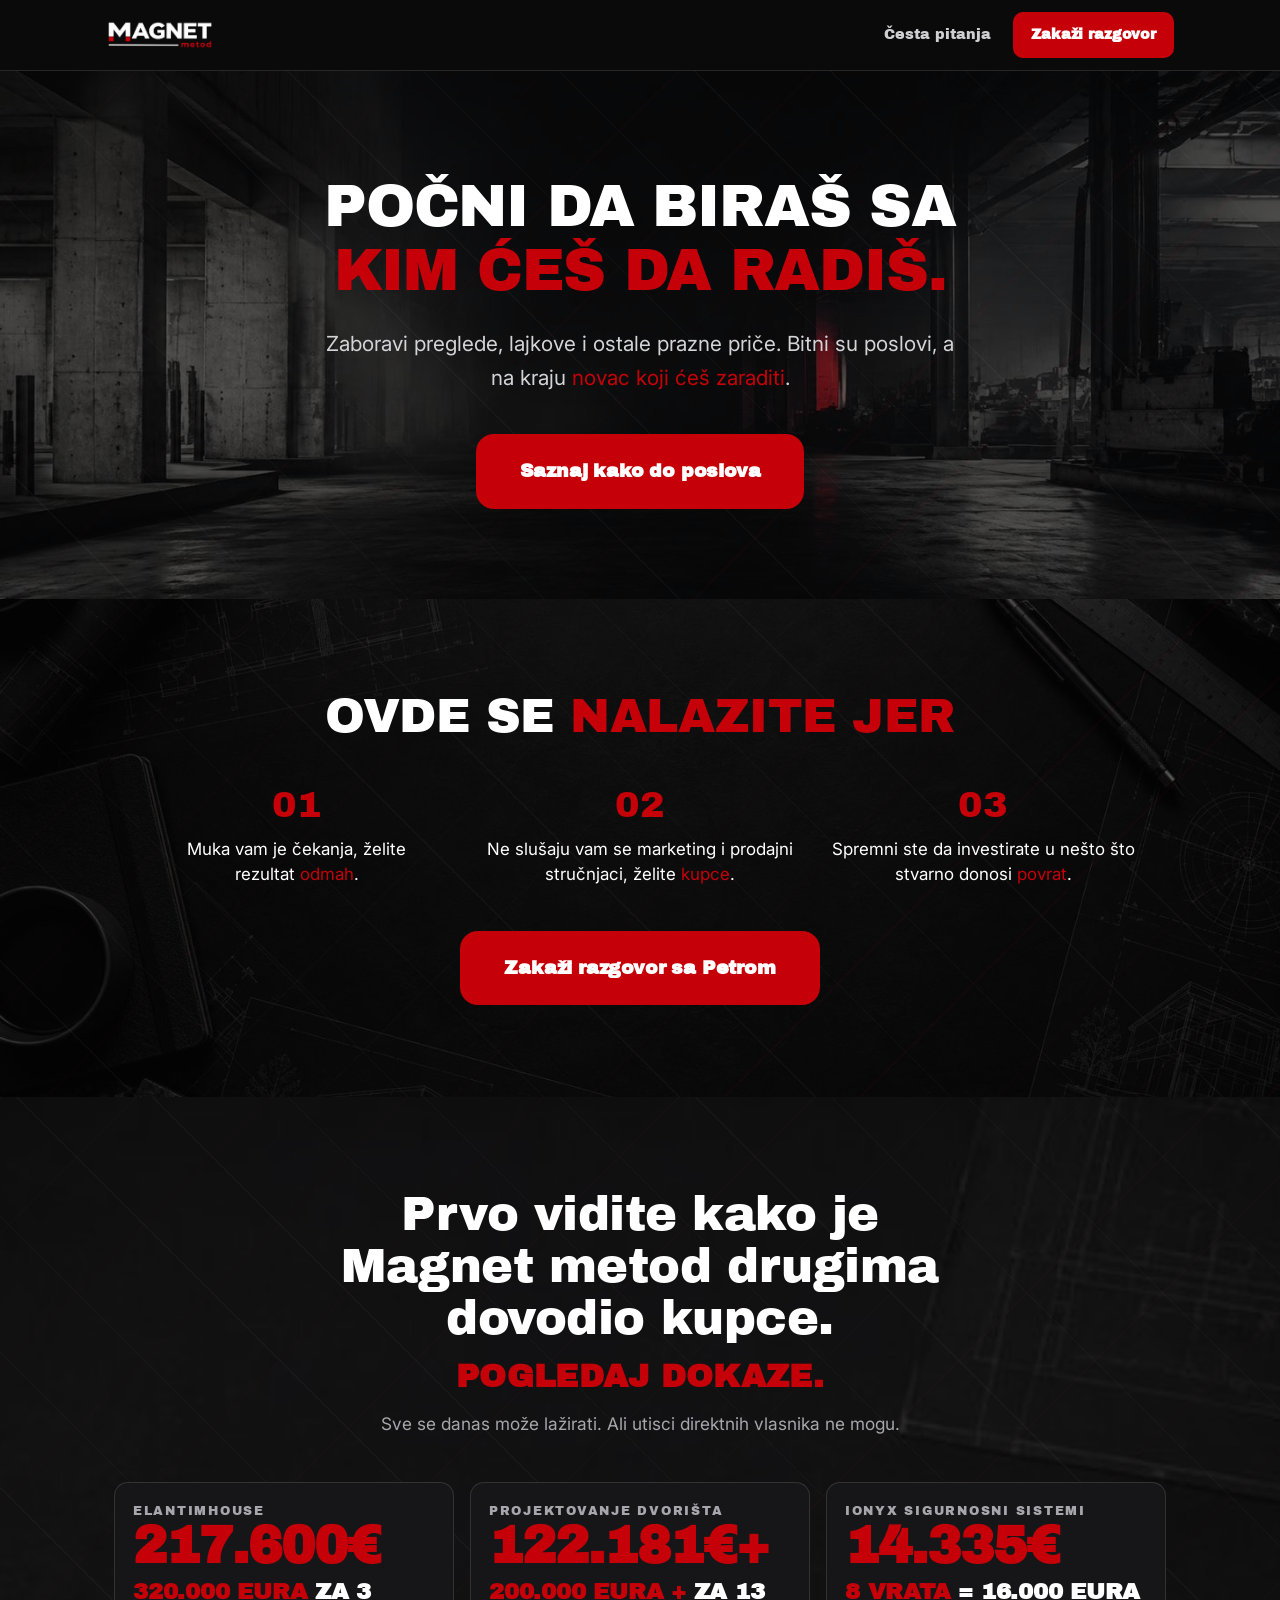
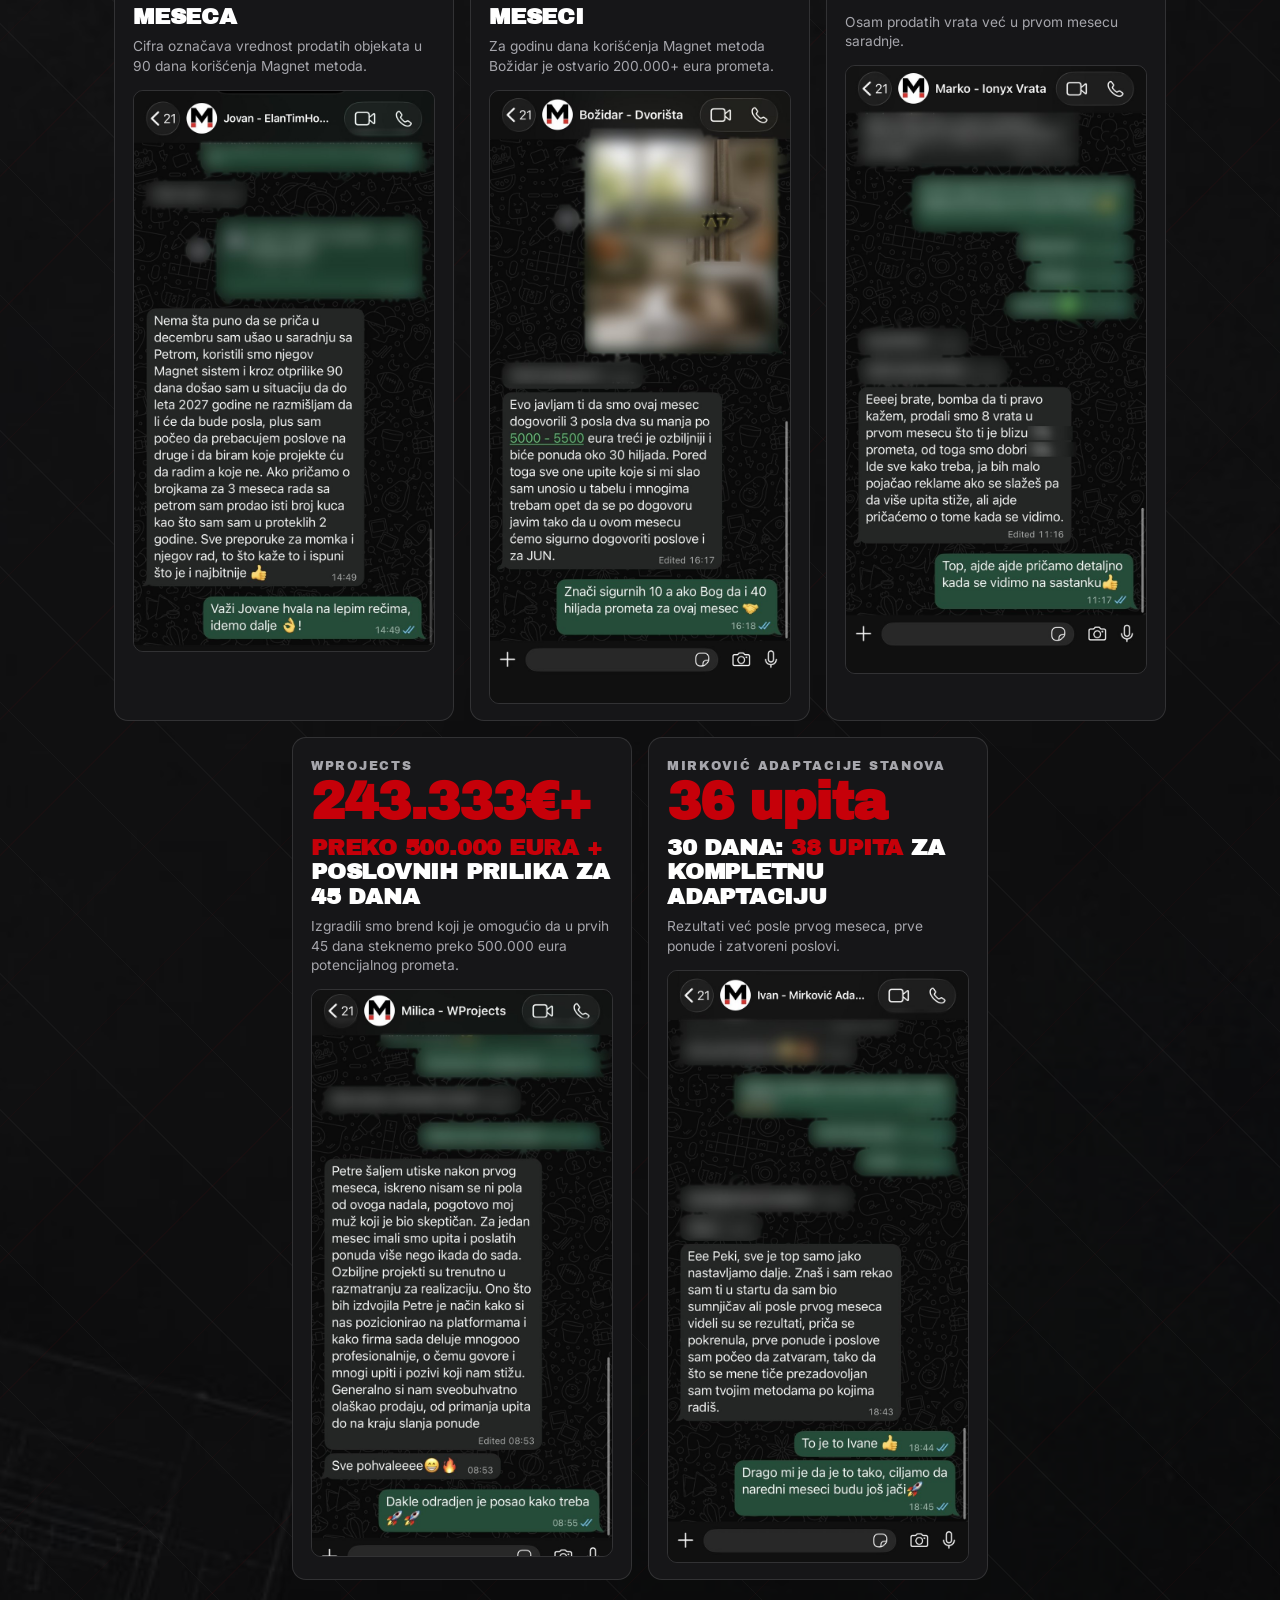
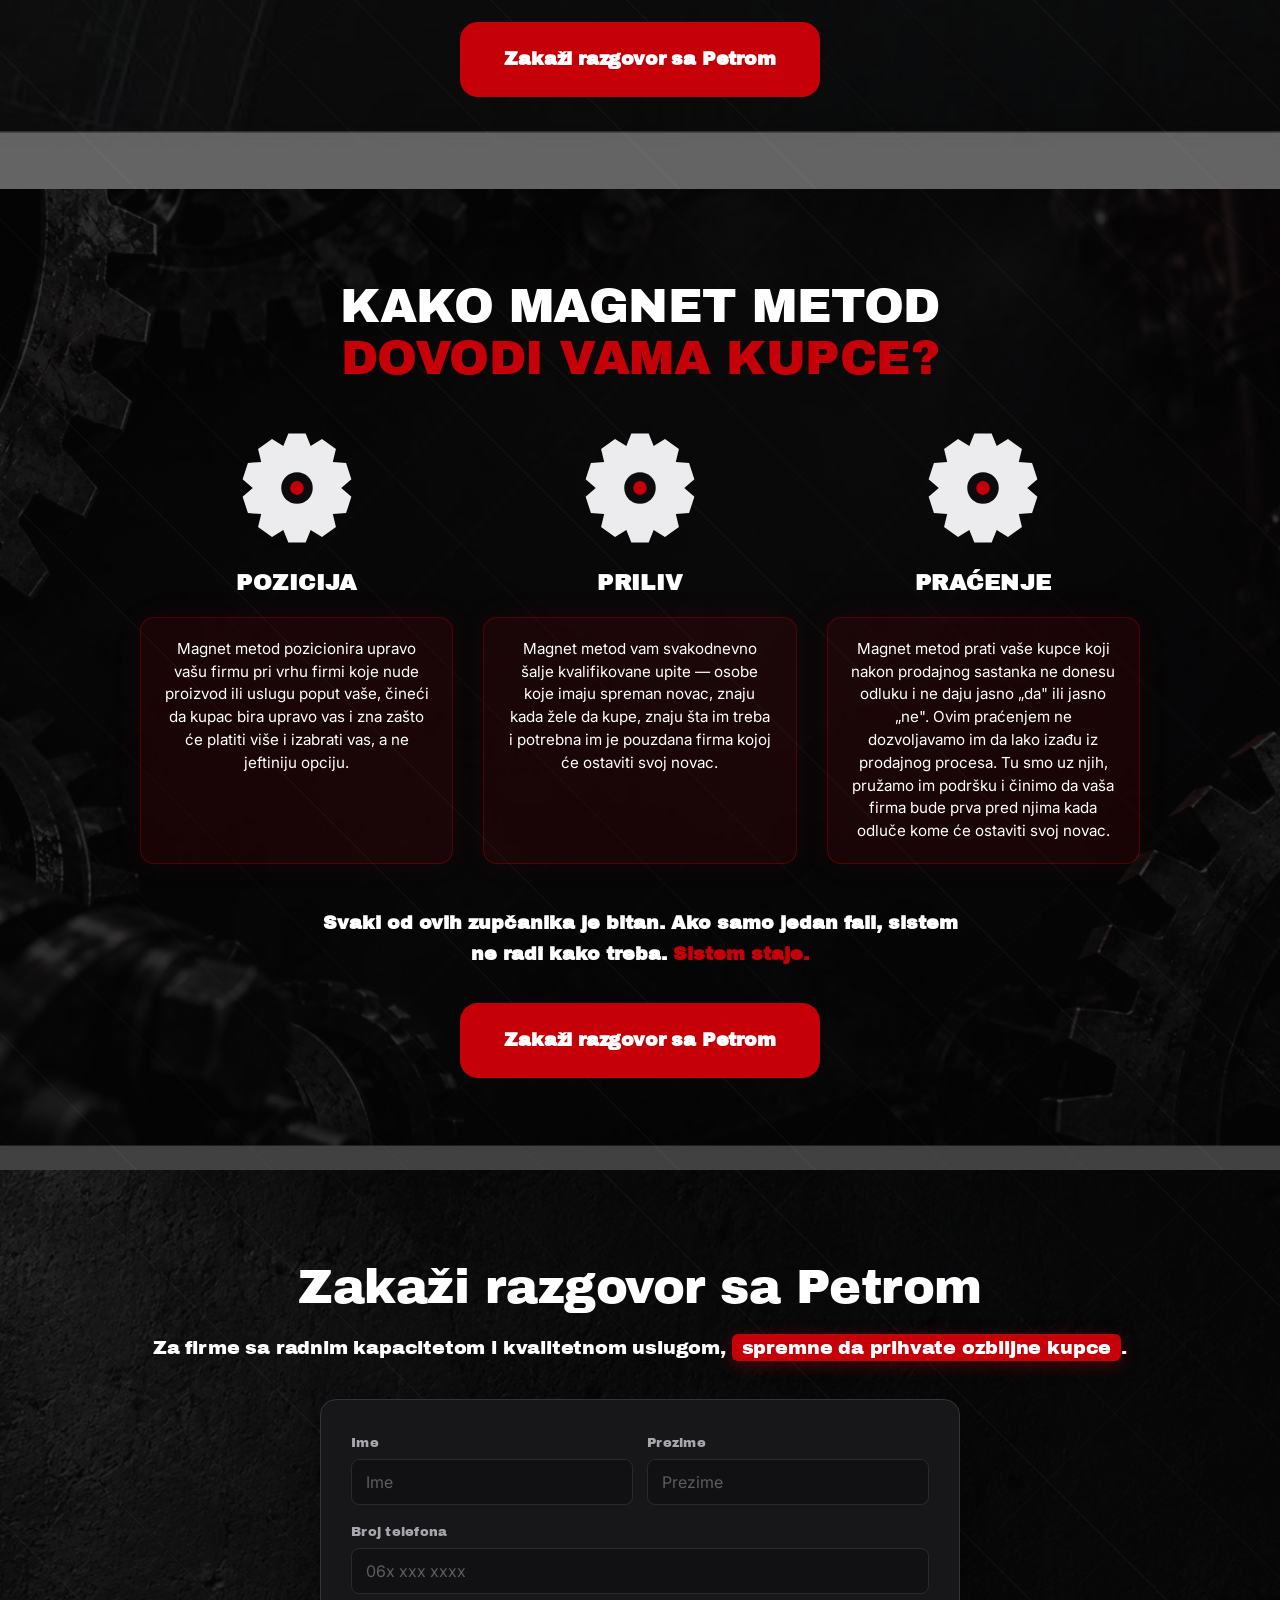
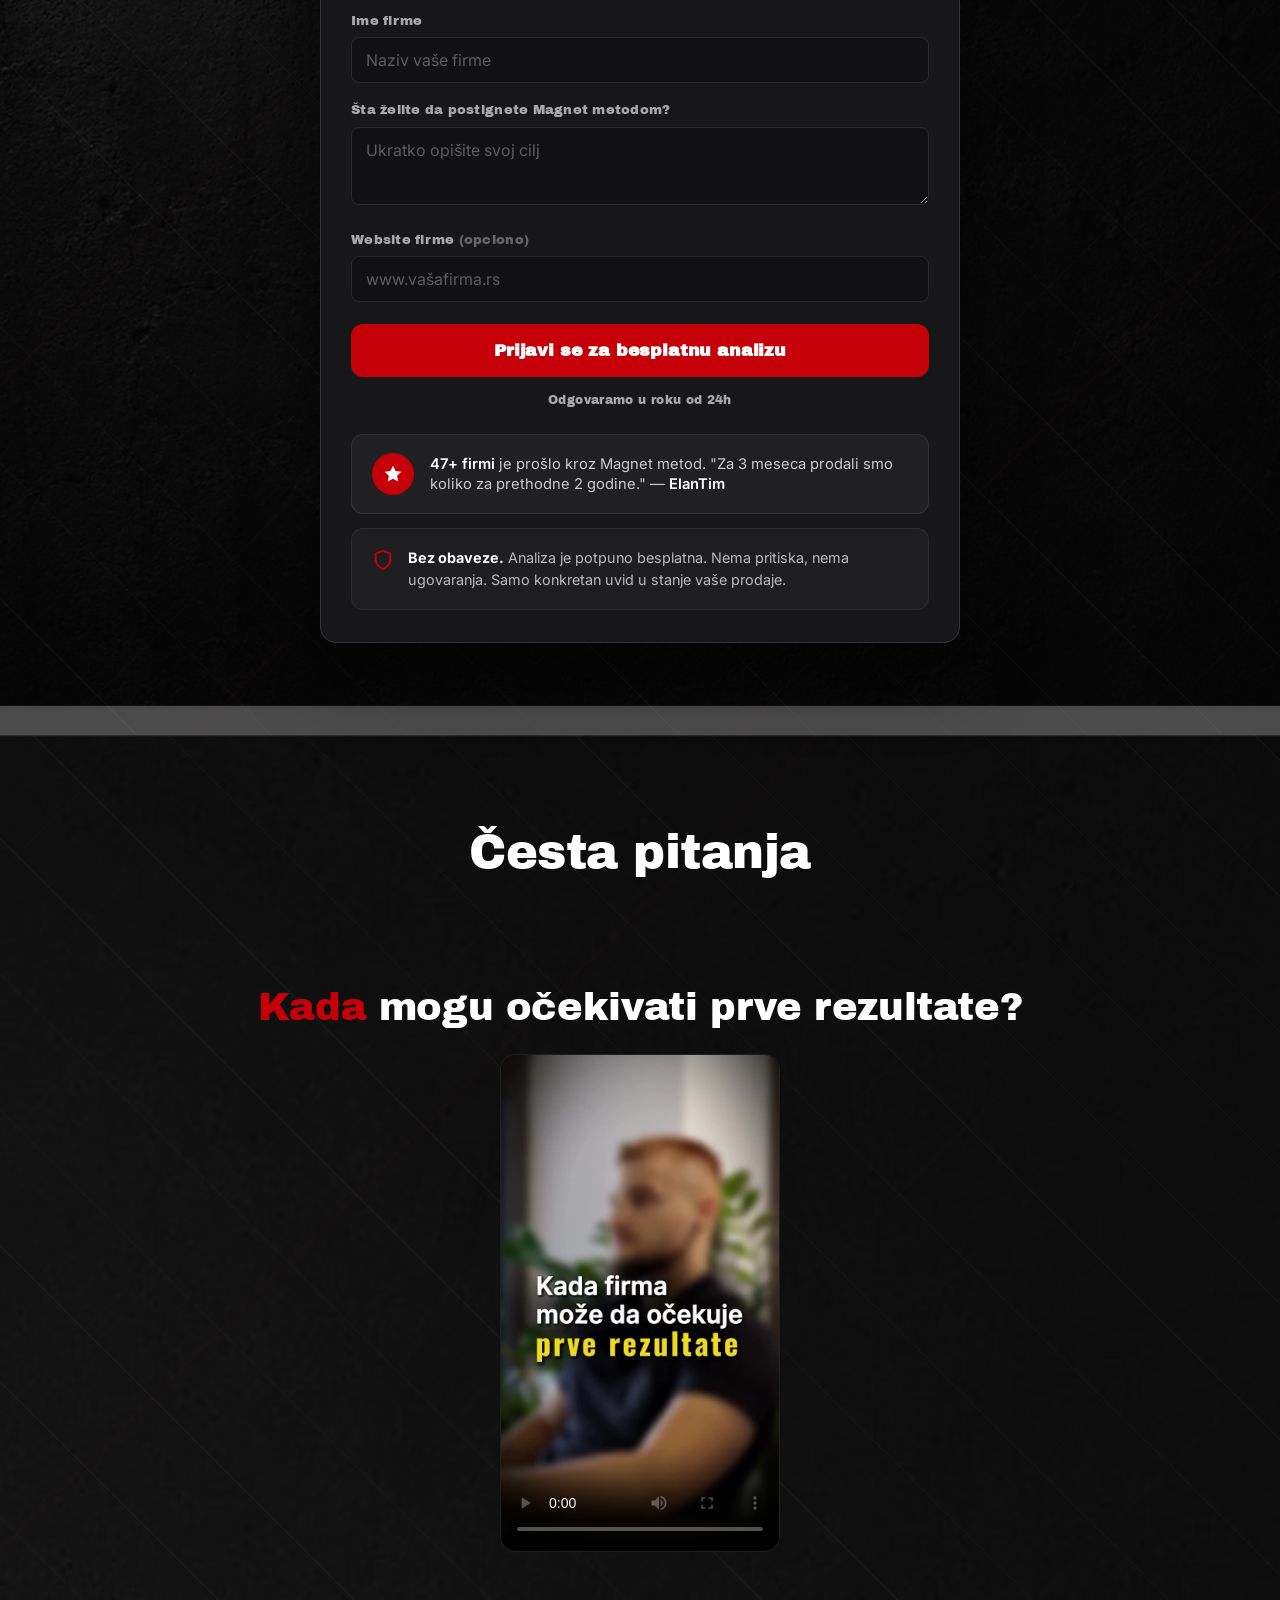
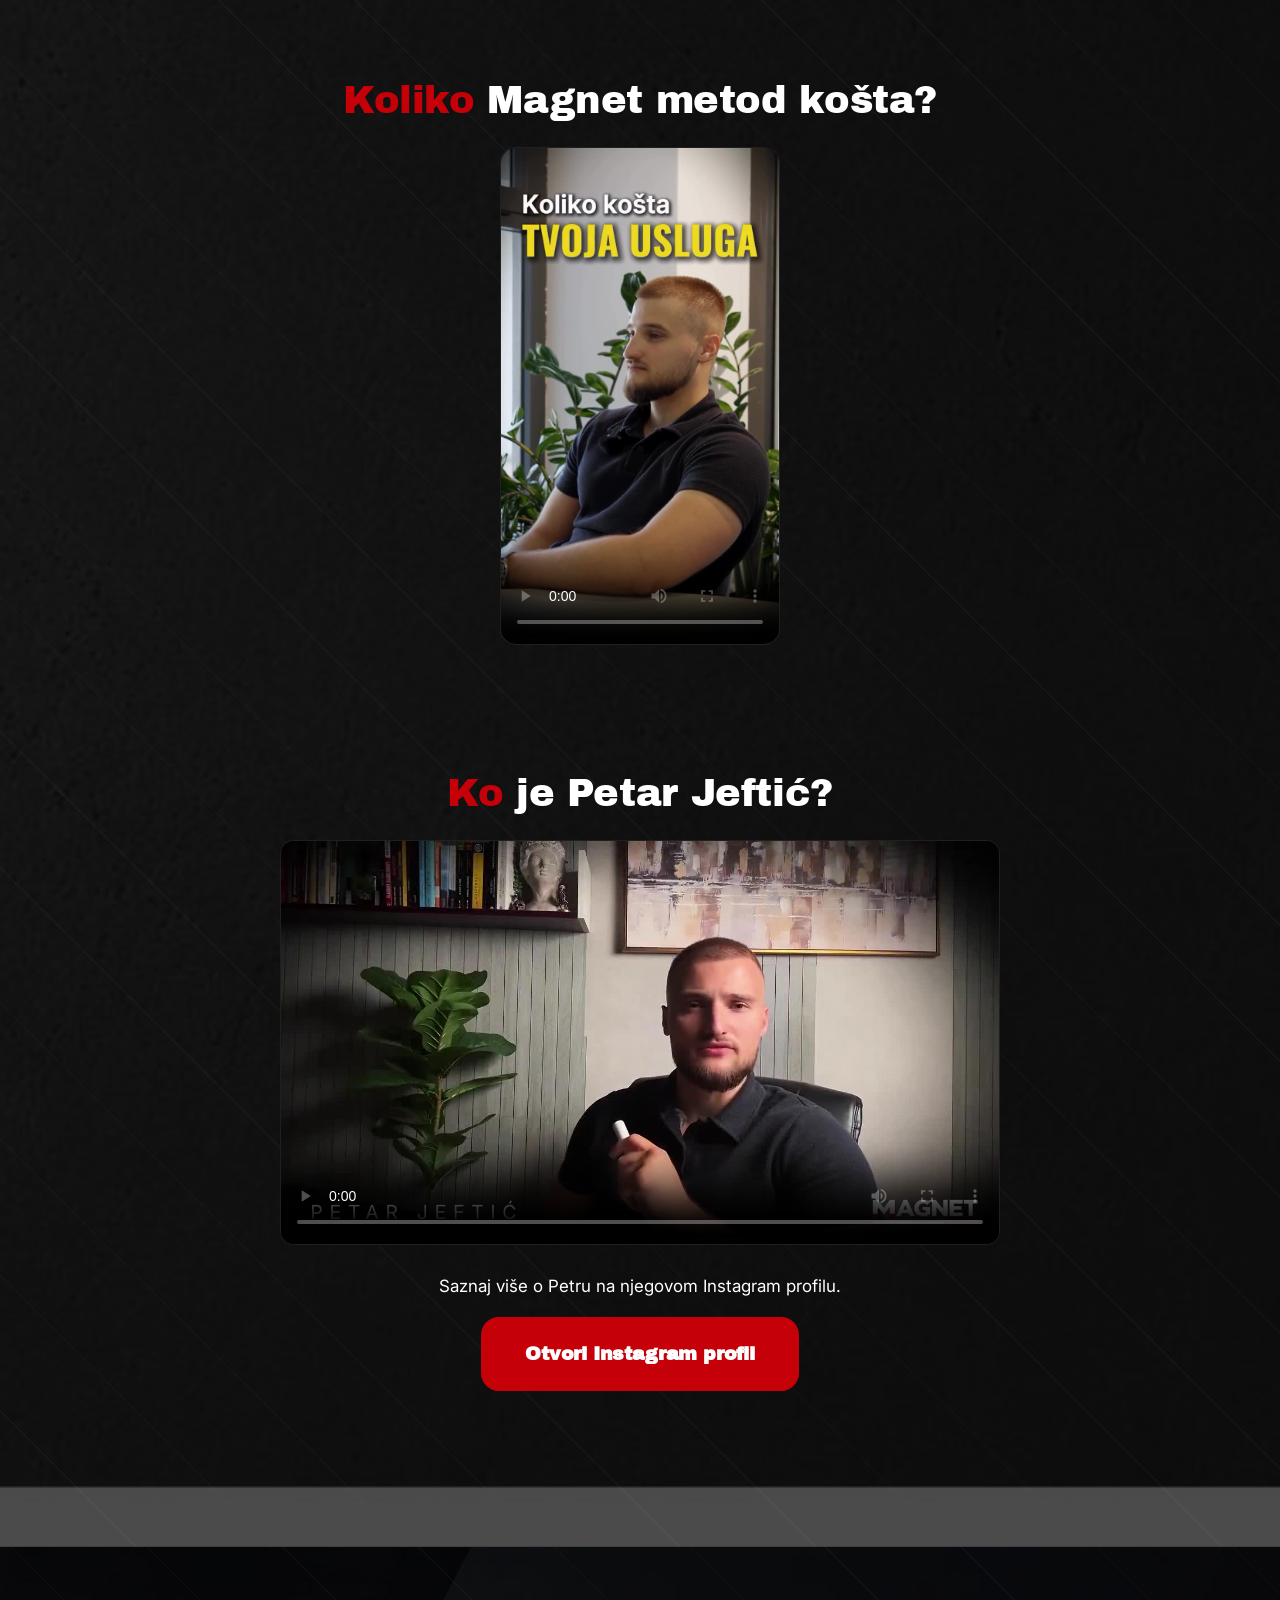
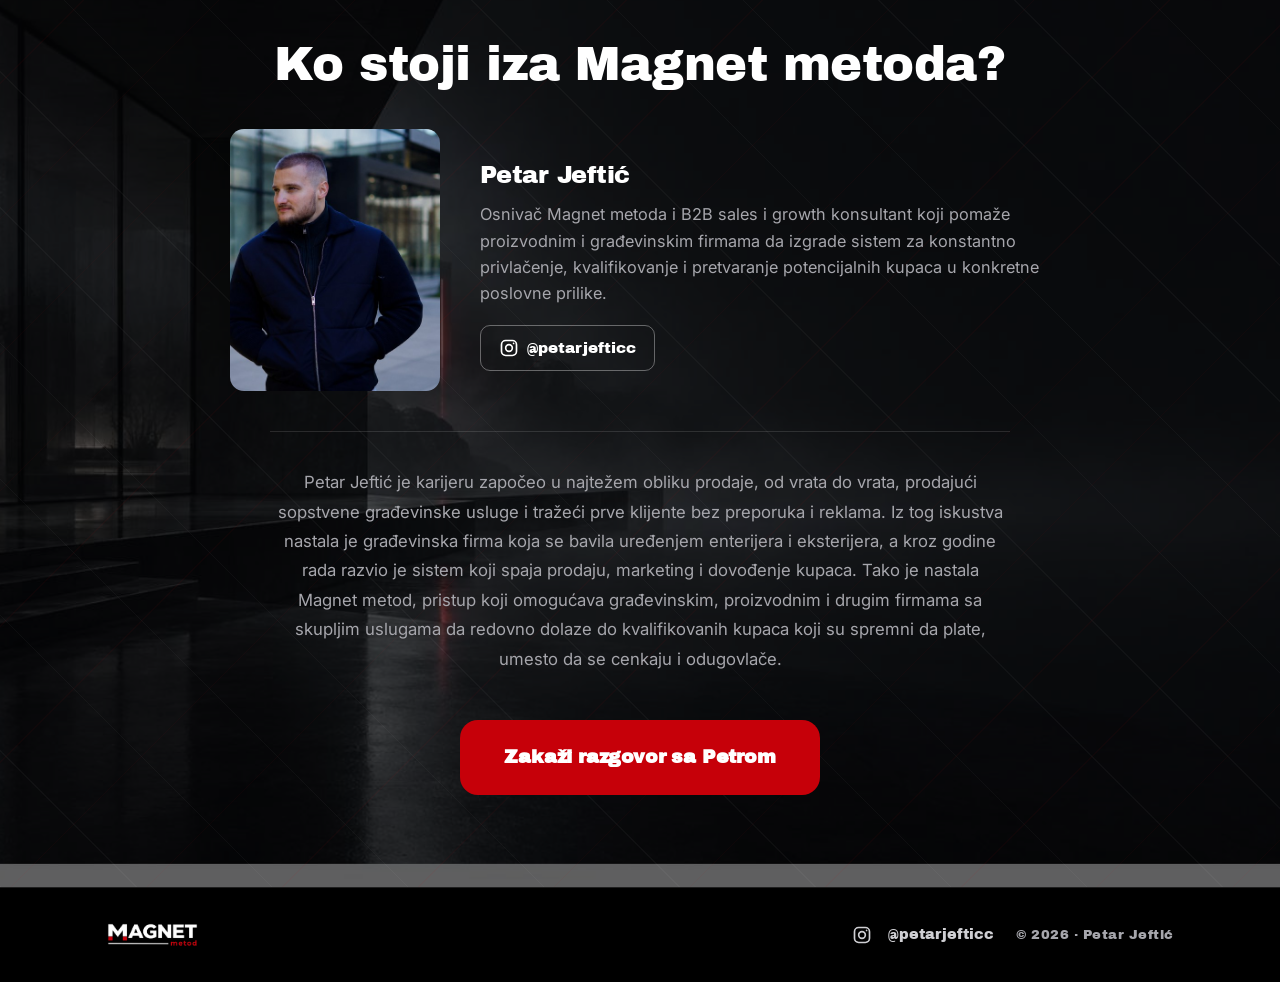
<file: index.html>
<!DOCTYPE html>
<html lang="sr-Latn">
<head>
<meta charset="UTF-8">
<meta name="viewport" content="width=device-width, initial-scale=1.0">
<title>Magnet metod — biraj sa kim ćeš da radiš</title>
<link rel="preconnect" href="https://fonts.googleapis.com">
<link rel="preconnect" href="https://fonts.gstatic.com" crossorigin>
<link href="https://fonts.googleapis.com/css2?family=Archivo+Black&family=Inter:wght@400;500;600;700&display=swap&subset=latin-ext" rel="stylesheet">
<style>
:root{
    --black:#0C0C0D;--black-2:#000000;--panel:#161618;--panel-2:#1C1C1F;
    --white:#FFFFFF;--light:#F4F3F1;
    --red:#c60009;--red-deep:#9C0007;
    --mut-d:#A6A6AC;      /* muted text on dark */
    --mut-l:#66666B;      /* muted text on light */
    --line-d:rgba(255,255,255,.12);
    --line-l:#E4E3DF;
    --max:1120px;
    /* zameni ovu teksturu stvarnom fotografijom: --photo:url('slika.jpg'); */
    --tex:url("data:image/svg+xml,%3Csvg xmlns='http://www.w3.org/2000/svg' width='64' height='64'%3E%3Cpath d='M64 0H0V64' fill='none' stroke='%23ffffff' stroke-opacity='0.05' stroke-width='1'/%3E%3C/svg%3E");
  }
  *{box-sizing:border-box;margin:0;padding:0}
  html{scroll-behavior:smooth}
  body{font-family:"Inter",system-ui,sans-serif;background:var(--black);color:var(--white);line-height:1.62;-webkit-font-smoothing:antialiased;overflow-x:hidden}
  h1,h2,h3{font-family:"Archivo Black",sans-serif;letter-spacing:-.01em;font-weight:400;line-height:1.08}
  .wrap{max-width:var(--max);margin:0 auto;padding:0 26px;position:relative;z-index:2}

  .eyebrow{font-family:"Archivo Black";font-weight:500;font-size:.8rem;letter-spacing:.18em;text-transform:uppercase;color:var(--red);display:inline-block}
  .red{color:var(--red)}

  /* buttons */
  .btn{font-family:"Archivo Black";font-weight:600;font-size:1rem;letter-spacing:-.01em;text-decoration:none;padding:15px 28px;border-radius:12px;display:inline-flex;align-items:center;justify-content:center;cursor:pointer;border:none;transition:transform .2s,background .2s,border-color .2s,color .2s}
  .btn-primary{background:var(--red);color:#fff}
  .btn-primary:hover{background:var(--red-deep);transform:translateY(-2px)}
  .btn-ghost-d{border:1.5px solid rgba(255,255,255,.35);color:#fff;background:transparent}
  .btn-ghost-d:hover{border-color:#fff;transform:translateY(-2px)}
  .btn-ghost-l{border:1.5px solid #000;color:#000;background:transparent}
  .btn-ghost-l:hover{background:#000;color:#fff;transform:translateY(-2px)}
  .btn-lg{font-size:1.18rem;padding:22px 44px;border-radius:18px}

  /* sections + theming */
  section{padding:92px 0;position:relative}
  .dark{background:var(--black);color:var(--white)}
  .light{background:var(--white);color:var(--black)}
  .dark h2,.dark h3{color:#fff}
  .light h2,.light h3{color:var(--black)}
  /* photo/texture behind + overlay layer */
  .tex::before{content:"";position:absolute;inset:0;background-image:var(--tex);background-size:cover;background-position:center;z-index:0}
.hero-bg::before{background-image:url('assets/image-1-687f9bd9.jpg')}
.rez-bg::before{background-image:url('assets/image-2-687f9bd9.jpg')}
.cena-bg::before{background-image:url('assets/image-3-687f9bd9.jpg')}
.faq-bg::before{background-image:url('assets/image-4-687f9bd9.jpg')}
.ovde-bg::before{background-image:url('assets/image-5-ea281972.jpg')}
.kako-bg::before{background-image:url('assets/image-6-0b59ca44.jpg')}
.poziv-bg::before{background-image:url('assets/image-7-dcca03b1.jpg')}
.forma-bg::before{background-image:url('assets/image-8-f251d8b4.jpg')}
.founder-bg::before{background-image:url('assets/image-9-b99c675c.jpg')}
  .tex::after{content:"";position:absolute;inset:0;background-color:rgba(6,6,7,var(--ov,.82));background-image:repeating-linear-gradient(135deg,rgba(198,0,9,.045) 0,rgba(198,0,9,.045) 1px,transparent 1px,transparent 96px),repeating-linear-gradient(45deg,rgba(255,255,255,.03) 0,rgba(255,255,255,.03) 1px,transparent 1px,transparent 96px);z-index:1}
  .tex.lite::after{background-color:rgba(255,255,255,.90);background-image:repeating-linear-gradient(135deg,rgba(198,0,9,.03) 0,rgba(198,0,9,.03) 1px,transparent 1px,transparent 96px),repeating-linear-gradient(45deg,rgba(0,0,0,.025) 0,rgba(0,0,0,.025) 1px,transparent 1px,transparent 96px)}

  .sec-head{max-width:760px;margin:0 auto 44px;text-align:center}
  .sec-head h2{font-size:clamp(1.9rem,4.1vw,3rem);text-wrap:balance}
  .sec-head p{font-size:1.08rem;margin-top:16px;text-wrap:pretty}
  .dark .sec-head p{color:var(--mut-d)}
  .light .sec-head p{color:var(--mut-l)}

  /* nav */
  nav{position:sticky;top:0;z-index:60;background:rgba(10,10,11,.9);backdrop-filter:blur(10px);border-bottom:1px solid var(--line-d)}
  nav .wrap{display:flex;align-items:center;justify-content:space-between;height:70px}
  .brand img{height:30px;display:block}
  .nav-right{display:flex;align-items:center;gap:10px}
  .nav-link{font-family:"Archivo Black";font-weight:500;font-size:.9rem;color:#CFCFD3;text-decoration:none;padding:9px 12px;border-radius:8px;transition:color .2s}
  .nav-link:hover{color:#fff}
  .nav-cta{font-size:.9rem;padding:11px 18px;border-radius:10px}

  /* hero */
  .hero{position:relative;overflow:hidden;isolation:isolate;background:var(--black)}
  .hero .glow{position:absolute;right:-10%;top:12%;width:560px;height:560px;border-radius:50%;background:radial-gradient(circle,rgba(198,0,9,.28),transparent 62%);z-index:1;filter:blur(4px)}
  .hero .field{position:absolute;inset:0;z-index:1;opacity:.5}
  .hero .field path{fill:none;stroke:#3a3a3e;stroke-width:1;opacity:.7}
  .hero .field .hot{stroke:var(--red);opacity:.6}
  .hero .wrap{padding:82px 26px 90px;text-align:center;z-index:2}
  .hero h1{font-size:clamp(2rem,5vw,3.7rem);margin:22px auto 0;letter-spacing:-.02em;max-width:940px;color:#fff;text-wrap:balance}
  .hero p.lead{font-size:clamp(1.05rem,1.7vw,1.3rem);color:#D4D4D8;max-width:640px;margin:24px auto 0;font-weight:400;text-wrap:pretty}
  .hero-actions{display:flex;flex-direction:column;align-items:center;gap:16px;margin:40px 0 0}
  .hero-actions .btn-ghost-d{padding:13px 28px;border-radius:12px;font-size:.98rem}

  /* VSL */
  .video{position:relative;max-width:920px;margin:0 auto;aspect-ratio:16/9;border-radius:14px;overflow:hidden;background:#000;border:1px solid var(--line-d);display:flex;align-items:center;justify-content:center}
  .video .fieldbg{position:absolute;inset:0;opacity:.4}
  .video .fieldbg path{fill:none;stroke:#4a4a4e;stroke-width:1}
  .video .play{width:90px;height:90px;border-radius:50%;background:var(--red);display:flex;align-items:center;justify-content:center;box-shadow:0 10px 44px rgba(198,0,9,.5);transition:transform .2s}
  .video:hover .play{transform:scale(1.06)}
  .video .play svg{width:34px;height:34px;margin-left:5px}
.video video{width:100%;height:100%;display:block;object-fit:cover;background:#000}
  .vsl-after{text-align:center;max-width:640px;margin:34px auto 0}
  .vsl-after .btn{margin-bottom:16px}
  .vsl-note{font-size:1.12rem;font-weight:500;color:var(--mut-l)}
  .vsl-note .red{color:var(--red);font-weight:600}

  /* results / testimonials wall */
  .tgrid{display:flex;flex-wrap:wrap;justify-content:center;gap:16px}
  .tcard{flex:0 1 340px;max-width:340px;background:var(--panel);border:1px solid var(--line-d);border-radius:14px;padding:18px 18px 16px}
  .tcard .tco{font-family:"Archivo Black";font-weight:500;font-size:.78rem;letter-spacing:.14em;text-transform:uppercase;color:var(--mut-d)}
  .tcard .thl{font-family:"Archivo Black";font-weight:700;font-size:1.42rem;line-height:1.08;letter-spacing:-.01em;color:#fff;margin-top:8px;text-transform:uppercase}
  .tcard .thl .red{color:var(--red)}
  .tcard .tsub{color:var(--mut-d);font-size:.86rem;margin-top:8px;line-height:1.4}
  .tcard img{width:100%;display:block;border-radius:10px;border:1px solid var(--line-d);margin-top:14px}
  .res-cta{text-align:center;margin-top:42px}
  @media(max-width:1000px){.tcard{flex-basis:calc(50% - 8px);max-width:calc(50% - 8px)}}
  @media(max-width:640px){.tcard{flex-basis:100%;max-width:440px}}

  /* timing (light) with dark cards */
  .timing-lead{text-align:center;max-width:680px;margin:0 auto 42px}
  .timing-lead .big-msg{font-family:"Archivo Black";font-weight:700;font-size:1.6rem;color:var(--black);letter-spacing:-.01em}
  .timing-lead p{color:var(--mut-l);font-size:1.06rem;margin-top:12px}
  .timing{display:grid;grid-template-columns:1fr 1fr;gap:18px;max-width:840px;margin:0 auto}
  .timing .tcard{background:var(--black);border-top:4px solid var(--red);border-radius:12px;padding:38px 32px;text-align:center}
  .timing .tcard .num{font-family:"Archivo Black";font-weight:700;font-size:3.6rem;color:var(--red);line-height:1;letter-spacing:-.03em}
  .timing .tcard .t{color:#fff;font-weight:600;font-size:1.2rem;margin-top:14px;font-family:"Archivo Black"}

  /* pricing (dark) */
  .price-layout{display:grid;grid-template-columns:1fr 1fr;gap:48px;align-items:center;max-width:960px;margin:0 auto}
  .price-factors{list-style:none}
  .price-factors li{display:flex;gap:14px;padding:16px 0;border-bottom:1px solid var(--line-d);font-size:1.05rem;color:#EDEDEF}
  .price-factors li:first-child{border-top:1px solid var(--line-d)}
  .price-factors .n{font-family:"Archivo Black";font-weight:600;color:var(--red);font-size:1rem;flex:none}
  .price-box{background:var(--panel);border:1px solid var(--line-d);border-radius:14px;padding:38px 34px}
  .price-box h3{font-size:1.5rem;line-height:1.2;color:#fff}
  .price-box p{color:var(--mut-d);margin-top:14px;font-size:1rem}
  .price-box .step{font-family:"Archivo Black";letter-spacing:.06em;text-transform:uppercase;color:var(--red);font-size:.82rem;margin-top:24px;font-weight:600}
  .price-box .btn{margin-top:10px;width:100%}

  /* form (light section, dark card) */
  .form-layout{display:grid;grid-template-columns:.9fr 1.1fr;gap:52px;align-items:start;margin-top:20px}
  .form-copy h3{font-size:clamp(1.5rem,3vw,2.1rem);line-height:1.12;color:var(--black)}
  .form-copy p{color:var(--mut-d);font-size:1.06rem;margin-top:16px}
  .form-copy .bullets{list-style:none;margin-top:22px}
  .form-copy .bullets li{display:flex;gap:12px;color:#fff;padding:9px 0;font-size:1rem;font-weight:500}
  .form-copy .bullets svg{width:18px;height:18px;flex:none;margin-top:4px;stroke:var(--red)}
  .form-card{background:#17171A;border:1px solid #34343C;border-radius:16px;padding:32px 30px;box-shadow:0 30px 70px rgba(0,0,0,.55)}
  .form-card label{display:block;font-family:"Archivo Black";font-weight:500;letter-spacing:.02em;font-size:.82rem;color:var(--mut-d);margin:16px 0 6px}
  .form-card label:first-child{margin-top:0}
  .form-card input,.form-card textarea{width:100%;font-family:"Inter";font-size:1rem;color:#fff;background:#111113;border:1px solid #2A2A2E;border-radius:8px;padding:12px 14px;transition:border-color .2s}
  .form-card input::placeholder,.form-card textarea::placeholder{color:#5C5C61}
  .form-card input:focus,.form-card textarea:focus{outline:none;border-color:var(--red)}
  .form-card textarea{resize:vertical;min-height:78px}
  .form-card .btn{margin-top:22px;width:100%;font-size:1.08rem;padding:17px}
  .form-note{font-family:"Archivo Black";letter-spacing:.03em;font-size:.76rem;color:var(--mut-d);text-align:center;margin-top:14px}
  .form-ok{display:none;background:#12331C;border:1px solid #2C7A45;color:#8FE0A8;border-radius:8px;padding:16px;margin-top:16px;font-size:.96rem;text-align:center}

  /* faq (dark) */
  .faq{max-width:820px;margin:0 auto}
  .faq details{border-bottom:1px solid var(--line-d);padding:6px 0}
  .faq summary{list-style:none;cursor:pointer;padding:18px 40px 18px 0;font-weight:600;font-size:1.08rem;position:relative;font-family:"Archivo Black";color:#fff}
  .faq summary::-webkit-details-marker{display:none}
  .faq summary::after{content:"+";position:absolute;right:6px;top:14px;font-family:"Archivo Black";font-size:1.6rem;color:var(--red);font-weight:400}
  .faq details[open] summary::after{content:"\2212"}
  .faq details p{color:var(--mut-d);font-size:1rem;padding:0 40px 20px 0}

  /* founder (light) */
  .founder{max-width:820px;margin:0 auto;display:grid;grid-template-columns:210px 1fr;gap:40px;align-items:center}
  .founder .photo{width:210px;height:262px;border-radius:14px;object-fit:cover;object-position:center top;border:1px solid var(--line-dark);display:block}
  .founder h3{font-size:1.5rem;margin-top:14px;color:#fff}
  .founder p{color:var(--mut-d);margin-top:12px;font-size:1.02rem}
  .founder-cta{text-align:center;margin-top:46px}
  .founder-story{max-width:740px;margin:40px auto 0;padding-top:36px;border-top:1px solid var(--line-d);text-align:center;color:var(--mut-d);font-size:1.05rem;line-height:1.75;text-wrap:pretty}

  footer{background:var(--black-2);color:var(--mut-d);padding:34px 0;border-top:1px solid var(--line-d)}
  footer .wrap{display:flex;justify-content:space-between;align-items:center;flex-wrap:wrap;gap:16px}
  footer img{height:26px;display:block}
  footer .fnote{font-family:"Archivo Black";font-size:.82rem;letter-spacing:.04em}

  .reveal{opacity:0;transform:translateY(20px);transition:opacity .7s ease,transform .7s ease}
  .reveal.in{opacity:1;transform:none}
  .draw{stroke-dasharray:1400;stroke-dashoffset:1400;animation:draw 2.2s ease forwards}
  .draw.d2{animation-delay:.2s}.draw.d3{animation-delay:.4s}
  @keyframes draw{to{stroke-dashoffset:0}}

  @media(max-width:900px){
    .res-grid{grid-template-columns:1fr 1fr}
    .price-layout,.form-layout{grid-template-columns:1fr;gap:32px}
    .founder{grid-template-columns:1fr;text-align:center;justify-items:center}
  }
  @media(max-width:560px){
    section{padding:66px 0}
    .hero .wrap{padding:60px 22px 68px}
    .res-grid{grid-template-columns:1fr}
    .timing{grid-template-columns:1fr}
    .nav-link{display:none}
    .btn-lg{font-size:1.05rem;padding:19px 32px}
    .brand img{height:26px}
  }
  @media(prefers-reduced-motion:reduce){
    .reveal{opacity:1;transform:none;transition:none}
    html{scroll-behavior:auto}
    .draw{stroke-dasharray:none;stroke-dashoffset:0;animation:none}
  }


/* ===== reorg additions ===== */
/* results subtitle bigger */
.res-sub{font-size:1.22rem !important;color:#D7DBDE !important;max-width:680px}
.res-sub .red{color:var(--red)}

/* OVDE SE NALAZITE JER — reasons */
.reasons{display:grid;grid-template-columns:1fr 1fr;gap:16px;max-width:960px;margin:0 auto}
.reason{background:#fff;border:1px solid var(--line-l);border-left:4px solid var(--red);border-radius:12px;padding:24px 26px;display:flex;gap:18px;align-items:flex-start}
.reason .rn{font-family:"Archivo Black";font-weight:700;font-size:1.7rem;color:var(--red);line-height:1;flex:none}
.reason p{font-family:"Archivo Black";font-weight:600;font-size:1.04rem;line-height:1.3;color:var(--black);text-transform:uppercase;letter-spacing:.005em}
.reasons + .res-cta{margin-top:40px}

/* KAKO RADI — gears */
.gears{display:grid;grid-template-columns:repeat(3,1fr);gap:30px;max-width:1000px;margin:44px auto 0}
.gear-col{text-align:center}
.gear{width:118px;height:118px;display:block;margin:0 auto;animation:spin 26s linear infinite;transform-origin:60px 60px}
.gear.rev{animation-direction:reverse}
.gbody{fill:#ECECEF}
.gring{fill:#0C0C0D}
.ghub{fill:var(--red)}
.glabel{font-family:"Archivo Black";font-weight:700;font-size:1.4rem;letter-spacing:.02em;text-transform:uppercase;margin-top:18px;color:#fff}
.gdesc{color:var(--mut-d);font-size:.98rem;margin-top:10px;max-width:300px;margin-left:auto;margin-right:auto}
@keyframes spin{to{transform:rotate(360deg)}}
.gears-note{text-align:center;max-width:640px;margin:44px auto 0;font-family:"Archivo Black";font-weight:600;font-size:1.18rem;color:#fff;text-wrap:pretty}
.gears-note .red{color:var(--red)}
.gears + .gears-note + .res-cta{margin-top:34px}

/* PRE NEGO ŠTO ZAKAŽEMO POZIV */
.poziv{max-width:720px;margin:0 auto;text-align:center}
.poziv .pz-lead{font-family:"Archivo Black";font-weight:700;font-size:clamp(1.4rem,3vw,1.9rem);line-height:1.18;color:#fff}
.poziv p{color:var(--mut-d);font-size:1.08rem;margin-top:16px}
.poziv .res-cta{margin-top:36px}

/* wide CTA */
.btn-wide{max-width:700px;white-space:normal;line-height:1.25;text-align:center}

@media(max-width:760px){
  .reasons{grid-template-columns:1fr}
  .gears{grid-template-columns:1fr;gap:34px;max-width:420px}
}
@media(prefers-reduced-motion:reduce){ .gear{animation:none} }

/* section 3 header extras */
.dokazi-big{font-family:"Archivo Black";font-weight:700;font-size:clamp(1.4rem,3vw,2rem);text-transform:uppercase;color:var(--red);margin-top:14px;letter-spacing:.01em;line-height:1.1}
.res-sub-small{font-size:1rem;color:#AEB8BE;margin-top:12px;max-width:620px;margin-left:auto;margin-right:auto;text-wrap:pretty}

/* ===== round-2 additions ===== */
/* 3 centered items (OVDE + kvalifikacija) */
.reasons3{display:grid;grid-template-columns:repeat(3,1fr);gap:30px;max-width:1000px;margin:0 auto;text-align:center}
.r3 .rn{font-family:"Archivo Black";font-size:2.3rem;color:var(--red);line-height:1;margin-bottom:14px}
.r3 p{color:#fff;font-size:1.06rem;line-height:1.45;text-wrap:pretty}
.reasons3 + .res-cta{margin-top:44px}
.qual-lead{text-align:center;color:#fff;font-family:"Archivo Black";font-size:1.2rem;margin:0 auto 30px;letter-spacing:-.01em}
.qual-highlight{background:var(--red);color:#fff;padding:3px 10px;border-radius:6px;box-shadow:0 4px 16px rgba(198,0,9,.35)}

/* gear red translucent cards */
.gear-col{text-align:center;display:flex;flex-direction:column;align-items:center}
.gcard{background:rgba(198,0,9,.10);border:1px solid rgba(198,0,9,.32);border-radius:14px;padding:20px 22px;margin-top:16px;box-shadow:0 0 30px rgba(198,0,9,.08);width:100%;flex:1}
.gcard p{color:#fff;font-size:.95rem;line-height:1.5}

/* form Ime/Prezime row */
.frow{display:grid;grid-template-columns:1fr 1fr;gap:14px}

@media(max-width:760px){ .reasons3{grid-template-columns:1fr;gap:26px} }
@media(max-width:560px){ .frow{grid-template-columns:1fr} }

/* ===== Thank You page ===== */
.ty-hero{padding:96px 0 8px;text-align:center}
.ty-hero h1{font-size:clamp(3.2rem,9vw,5.2rem);color:#fff;line-height:1}
.ty-sub{color:var(--mut-d);font-size:1.2rem;margin-top:16px}
.ty-photo{width:150px;height:150px;border-radius:16px;object-fit:cover;object-position:center top;margin:34px auto 0;display:block;border:1px solid var(--line-dark)}
.ty-buttons{display:grid;grid-template-columns:repeat(3,1fr);gap:16px;max-width:920px;margin:46px auto 0}
.tybtn{display:flex;align-items:center;justify-content:center;text-align:center;min-height:88px;padding:20px 22px;border-radius:14px;background:rgba(198,0,9,.10);border:1px solid rgba(198,0,9,.35);color:#fff;text-decoration:none;font-family:"Archivo Black";font-size:1rem;line-height:1.22;transition:transform .2s,background .2s;box-shadow:0 0 30px rgba(198,0,9,.06)}
.tybtn:hover{background:rgba(198,0,9,.20);transform:translateY(-3px)}
.vfaq{max-width:820px;margin:0 auto;padding:64px 0;border-top:1px solid var(--line-dark)}
.vfaq:first-of-type{margin-top:60px}
.vfaq h2{text-align:center;font-size:clamp(1.6rem,4vw,2.4rem);color:#fff}
.vplace{max-width:300px;margin:28px auto 0;aspect-ratio:9/16;border-radius:16px;background:#111214;border:1px solid var(--line-dark);display:flex;flex-direction:column;align-items:center;justify-content:center;gap:16px}
.vplace .pl{width:72px;height:72px;border-radius:50%;background:var(--red);display:flex;align-items:center;justify-content:center;box-shadow:0 10px 40px rgba(198,0,9,.4)}
.vplace .pl svg{width:26px;height:26px;margin-left:4px}
.vplace span{font-family:"Archivo Black";font-size:.7rem;letter-spacing:.08em;color:var(--mut-d);text-transform:uppercase}
.vfaq .video{margin-top:26px}
.video-reel{aspect-ratio:9/16!important;max-width:280px!important;border-radius:16px}
.insta{text-align:center;margin-top:28px}
.insta p{color:#fff;font-size:1.06rem;margin-bottom:16px}
@media(max-width:760px){ .ty-buttons{grid-template-columns:1fr} }


/* sticky mobile CTA */
.sticky-cta{display:none;position:fixed;bottom:0;left:0;right:0;z-index:100;background:rgba(12,12,13,.96);backdrop-filter:blur(10px);padding:12px 16px calc(12px + env(safe-area-inset-bottom,0px));border-top:1px solid rgba(255,255,255,.1);transform:translateY(100%);transition:transform .3s ease}
.sticky-cta.show{transform:translateY(0)}
.sticky-cta .btn{width:100%;font-size:1rem;padding:16px;border-radius:12px}
@media(max-width:760px){.sticky-cta{display:block}footer{padding-bottom:calc(34px + 96px + env(safe-area-inset-bottom,0px))}}

/* scroll progress bar */
.scroll-progress{position:fixed;top:0;left:0;height:3px;background:var(--red,#c60009);z-index:200;width:0;transition:width .1s linear}

/* animated counter */
.counter-num{font-family:"Archivo Black","Space Grotesk",sans-serif;font-weight:900;font-size:clamp(2rem,5vw,3.2rem);color:var(--red,#c60009);line-height:1;letter-spacing:-.02em;margin-bottom:4px;white-space:nowrap}

/* social proof strip */
.proof-strip{display:flex;align-items:center;gap:16px;padding:18px 20px;background:rgba(255,255,255,.04);border:1px solid rgba(255,255,255,.08);border-radius:12px;margin-top:24px}
.proof-strip .proof-icon{flex:none;width:42px;height:42px;border-radius:50%;background:var(--red,#c60009);display:flex;align-items:center;justify-content:center}
.proof-strip .proof-icon svg{width:20px;height:20px;fill:#fff}
.proof-strip .proof-text{font-size:.92rem;color:#ccc;line-height:1.4}
.proof-strip .proof-text strong{color:#fff;font-weight:600}
/* guarantee */
.guarantee{display:flex;align-items:flex-start;gap:14px;padding:18px 20px;background:rgba(255,255,255,.03);border:1px solid rgba(255,255,255,.06);border-radius:12px;margin-top:14px}
.guarantee svg{flex:none;width:22px;height:22px;stroke:var(--red,#c60009);fill:none;margin-top:2px}
.guarantee p{font-size:.9rem;color:#bbb;line-height:1.5}
.guarantee p strong{color:#fff}


/* thank-you overlay */
.thankyou-overlay{display:none;position:fixed;inset:0;z-index:600;background:rgba(12,12,13,.97);overflow-y:auto;-webkit-overflow-scrolling:touch}
.thankyou-overlay.show{display:block}
.thankyou-inner{max-width:640px;margin:0 auto;padding:60px 24px 80px;text-align:center}
.thankyou-inner .check-circle{width:80px;height:80px;border-radius:50%;background:var(--red,#c60009);margin:0 auto 24px;display:flex;align-items:center;justify-content:center}
.thankyou-inner .check-circle svg{width:40px;height:40px;stroke:#fff;fill:none;stroke-width:3}
.thankyou-inner h2{font-family:"Archivo Black","Space Grotesk",sans-serif;font-size:clamp(1.6rem,4vw,2.2rem);color:#fff;line-height:1.15;margin-bottom:16px}
.thankyou-inner .next-step{background:rgba(255,255,255,.05);border:1px solid rgba(255,255,255,.1);border-radius:14px;padding:24px;margin:24px 0;text-align:left}
.thankyou-inner .next-step h3{font-family:"Archivo Black","Space Grotesk",sans-serif;font-size:1.1rem;color:var(--red,#c60009);margin-bottom:10px}
.thankyou-inner .next-step p{color:#ccc;font-size:.95rem;line-height:1.5}
.thankyou-inner .ig-link{display:inline-flex;align-items:center;gap:10px;color:#fff;text-decoration:none;font-weight:600;font-size:1rem;padding:12px 24px;border:1.5px solid rgba(255,255,255,.25);border-radius:12px;margin:16px 0 32px;transition:border-color .2s,transform .2s}
.thankyou-inner .ig-link:hover{border-color:#fff;transform:translateY(-2px)}
.thankyou-inner .ig-link svg{width:20px;height:20px;fill:#fff}
.thankyou-inner .video-section-title{font-family:"Archivo Black","Space Grotesk",sans-serif;font-size:1.2rem;color:#fff;margin:40px 0 8px}
.thankyou-inner .video-section-sub{color:#888;font-size:.92rem;margin-bottom:24px}
.thankyou-videos{display:flex;flex-direction:column;gap:32px;text-align:center}
.thankyou-videos h4{font-family:"Archivo Black","Space Grotesk",sans-serif;color:#fff;font-size:1.05rem;margin-bottom:12px}
.thankyou-videos .video-reel-wrap{aspect-ratio:9/16;max-width:260px;margin:0 auto;border-radius:14px;overflow:hidden;background:#111;border:1px solid rgba(255,255,255,.1)}
.thankyou-videos .video-landscape-wrap{aspect-ratio:16/9;max-width:540px;margin:0 auto;border-radius:14px;overflow:hidden;background:#111;border:1px solid rgba(255,255,255,.1)}
.thankyou-videos video{width:100%;height:100%;object-fit:cover;display:block}
</style>
</head>
<body>
<div class="scroll-progress" id="scroll-progress"></div>

<nav>
  <div class="wrap">
    <a href="#top" class="brand"><img src="assets/image-1-79d73c8a.png" alt="Magnet metod"></a>
    <div class="nav-right">
      <a href="#faq" class="nav-link">Česta pitanja</a>
      <a href="#analiza" class="btn btn-primary nav-cta">Zakaži razgovor</a>
    </div>
  </div>
</nav>

<!-- HERO -->
<header class="hero tex hero-bg" id="top" style="--ov:.5">
  <div class="wrap">
    <h1>POČNI DA BIRAŠ <span style="color:#fff">SA</span> <span class="red">KIM ĆEŠ DA RADIŠ.</span></h1>
    <p class="lead">Zaboravi preglede, lajkove i ostale prazne priče. Bitni su poslovi, a na kraju <span class="red">novac koji ćeš zaraditi</span>.</p>
    <div class="hero-actions">
      <a href="#spreman" class="btn btn-primary btn-lg">Saznaj kako do poslova</a>
    </div>
  </div>
</header>

<!-- 2. OVDE SE NALAZITE JER -->
<section class="dark tex ovde-bg" id="spreman" style="--ov:.62">
  <div class="wrap">
    <div class="sec-head reveal"><h2>OVDE SE <span class="red">NALAZITE JER</span></h2></div>
    <div class="reasons3 reveal">
      <div class="r3"><div class="rn">01</div><p>Muka vam je čekanja, želite rezultat <span class="red">odmah</span>.</p></div>
      <div class="r3"><div class="rn">02</div><p>Ne slušaju vam se marketing i prodajni stručnjaci, želite <span class="red">kupce</span>.</p></div>
      <div class="r3"><div class="rn">03</div><p>Spremni ste da investirate u nešto što stvarno donosi <span class="red">povrat</span>.</p></div>
    </div>
    <div class="res-cta reveal"><a href="#analiza" class="btn btn-primary btn-lg">Zakaži razgovor sa Petrom</a></div>
  </div>
</section>

<!-- 3. DOKAZI / REZULTATI -->
<section class="dark tex rez-bg" id="rezultati" style="--ov:.62">
  <div class="wrap">
    <div class="sec-head reveal">
      <h2>Prvo vidite kako je Magnet metod drugima dovodio kupce.</h2>
      <div class="dokazi-big">Pogledaj dokaze.</div>
      <p class="res-sub-small">Sve se danas može lažirati. Ali utisci direktnih vlasnika ne mogu.</p>
    </div>
    <div class="tgrid reveal">
      <div class="tcard">
        <div class="tco">ElanTimHouse</div>
        <div class="counter-num" data-target="320000" data-suffix="€" data-duration="2000">0€</div>
        <div class="thl"><span class="red">320.000 eura</span> za 3 meseca</div>
        <div class="tsub">Cifra označava vrednost prodatih objekata u 90 dana korišćenja Magnet metoda.</div>
        <img src="assets/image-10-687f9bd9.jpg" alt="Recenzija ElanTimHouse">
      </div>
      <div class="tcard">
        <div class="tco">Projektovanje Dvorišta</div>
        <div class="counter-num" data-target="200000" data-suffix="€+" data-duration="2200">0€+</div>
        <div class="thl"><span class="red" style="white-space:nowrap">200.000 eura +</span> za 13 meseci</div>
        <div class="tsub">Za godinu dana korišćenja Magnet metoda Božidar je ostvario 200.000+ eura prometa.</div>
        <img src="assets/image-11-687f9bd9.jpg" alt="Recenzija Projektovanje Dvorišta">
      </div>
      <div class="tcard">
        <div class="tco">Ionyx sigurnosni sistemi</div>
        <div class="counter-num" data-target="16000" data-suffix="€" data-duration="1500">0€</div>
        <div class="thl"><span class="red">8 vrata</span> = 16.000 eura</div>
        <div class="tsub">Osam prodatih vrata već u prvom mesecu saradnje.</div>
        <img src="assets/image-12-687f9bd9.jpg" alt="Recenzija Ionyx sigurnosni sistemi">
      </div>
      <div class="tcard">
        <div class="tco">WProjects</div>
        <div class="counter-num" data-target="500000" data-suffix="€+" data-duration="2400">0€+</div>
        <div class="thl"><span class="red">Preko <span style="white-space:nowrap">500.000 eura +</span></span> poslovnih prilika za 45 dana</div>
        <div class="tsub">Izgradili smo brend koji je omogućio da u prvih 45 dana steknemo preko 500.000 eura potencijalnog prometa.</div>
        <img src="assets/image-13-687f9bd9.jpg" alt="Recenzija WProjects">
      </div>
      <div class="tcard">
        <div class="tco">Mirković Adaptacije Stanova</div>
        <div class="counter-num" data-target="38" data-suffix=" upita" data-duration="1200">0 upita</div>
        <div class="thl">30 dana: <span class="red">38 upita</span> za kompletnu adaptaciju</div>
        <div class="tsub">Rezultati već posle prvog meseca, prve ponude i zatvoreni poslovi.</div>
        <img src="assets/image-14-687f9bd9.jpg" alt="Recenzija Mirković Adaptacije Stanova">
      </div>
    </div>
    <div class="res-cta reveal"><a href="#analiza" class="btn btn-primary btn-lg">Zakaži razgovor sa Petrom</a></div>
  </div>
</section>

<!-- 4. KAKO MAGNET METOD DOVODI KUPCE -->
<section class="dark tex kako-bg" id="kako" style="--ov:.76">
  <div class="wrap">
    <div class="sec-head reveal"><h2>KAKO MAGNET METOD <span class="red">DOVODI VAMA KUPCE?</span></h2></div>
    <div class="gears reveal">
      <div class="gear-col"><svg class="gear" viewBox="0 0 120 120" aria-hidden="true"><path class="gbody" d="M105.0,60.0 L115.3,68.8 L109.9,85.4 L96.4,86.5 L99.6,99.6 L85.4,109.9 L73.9,102.8 L68.8,115.3 L51.2,115.3 L46.1,102.8 L34.6,109.9 L20.4,99.6 L23.6,86.5 L10.1,85.4 L4.7,68.8 L15.0,60.0 L4.7,51.2 L10.1,34.6 L23.6,33.5 L20.4,20.4 L34.6,10.1 L46.1,17.2 L51.2,4.7 L68.8,4.7 L73.9,17.2 L85.4,10.1 L99.6,20.4 L96.4,33.5 L109.9,34.6 L115.3,51.2 Z"/><circle class="gring" cx="60" cy="60" r="16"/><circle class="ghub" cx="60" cy="60" r="7"/></svg><div class="glabel">Pozicija</div>
        <div class="gcard"><p>Magnet metod pozicionira upravo vašu firmu pri vrhu firmi koje nude proizvod ili uslugu poput vaše, čineći da kupac bira upravo vas i zna zašto će platiti više i izabrati vas, a ne jeftiniju opciju.</p></div>
      </div>
      <div class="gear-col"><svg class="gear rev" viewBox="0 0 120 120" aria-hidden="true"><path class="gbody" d="M105.0,60.0 L115.3,68.8 L109.9,85.4 L96.4,86.5 L99.6,99.6 L85.4,109.9 L73.9,102.8 L68.8,115.3 L51.2,115.3 L46.1,102.8 L34.6,109.9 L20.4,99.6 L23.6,86.5 L10.1,85.4 L4.7,68.8 L15.0,60.0 L4.7,51.2 L10.1,34.6 L23.6,33.5 L20.4,20.4 L34.6,10.1 L46.1,17.2 L51.2,4.7 L68.8,4.7 L73.9,17.2 L85.4,10.1 L99.6,20.4 L96.4,33.5 L109.9,34.6 L115.3,51.2 Z"/><circle class="gring" cx="60" cy="60" r="16"/><circle class="ghub" cx="60" cy="60" r="7"/></svg><div class="glabel">Priliv</div>
        <div class="gcard"><p>Magnet metod vam svakodnevno šalje kvalifikovane upite — osobe koje imaju spreman novac, znaju kada žele da kupe, znaju šta im treba i potrebna im je pouzdana firma kojoj će ostaviti svoj novac.</p></div>
      </div>
      <div class="gear-col"><svg class="gear" viewBox="0 0 120 120" aria-hidden="true"><path class="gbody" d="M105.0,60.0 L115.3,68.8 L109.9,85.4 L96.4,86.5 L99.6,99.6 L85.4,109.9 L73.9,102.8 L68.8,115.3 L51.2,115.3 L46.1,102.8 L34.6,109.9 L20.4,99.6 L23.6,86.5 L10.1,85.4 L4.7,68.8 L15.0,60.0 L4.7,51.2 L10.1,34.6 L23.6,33.5 L20.4,20.4 L34.6,10.1 L46.1,17.2 L51.2,4.7 L68.8,4.7 L73.9,17.2 L85.4,10.1 L99.6,20.4 L96.4,33.5 L109.9,34.6 L115.3,51.2 Z"/><circle class="gring" cx="60" cy="60" r="16"/><circle class="ghub" cx="60" cy="60" r="7"/></svg><div class="glabel">Praćenje</div>
        <div class="gcard"><p>Magnet metod prati vaše kupce koji nakon prodajnog sastanka ne donesu odluku i ne daju jasno „da" ili jasno „ne". Ovim praćenjem ne dozvoljavamo im da lako izađu iz prodajnog procesa. Tu smo uz njih, pružamo im podršku i činimo da vaša firma bude prva pred njima kada odluče kome će ostaviti svoj novac.</p></div>
      </div>
    </div>
    <p class="gears-note reveal">Svaki od ovih zupčanika je bitan. Ako samo jedan fali, sistem ne radi kako treba. <span class="red">Sistem staje.</span></p>
    <div class="res-cta reveal"><a href="#analiza" class="btn btn-primary btn-lg">Zakaži razgovor sa Petrom</a></div>
  </div>
</section>

<!-- 5+6. KVALIFIKACIJA + FORMA -->
<section class="dark tex forma-bg" id="analiza" style="--ov:.72">
  <div class="wrap">
    <div class="sec-head reveal" style="margin-bottom:18px"><h2>Zakaži razgovor sa Petrom</h2></div>
    <p class="qual-lead reveal" style="margin-bottom:36px">Za firme sa radnim kapacitetom i kvalitetnom uslugom, <span class="qual-highlight">spremne da prihvate ozbiljne kupce</span>.</p>
    <div class="form-card reveal" style="max-width:640px;margin:0 auto">
      <div class="frow">
        <div><label for="f-ime">Ime</label><input id="f-ime" type="text" placeholder="Ime"></div>
        <div><label for="f-prezime">Prezime</label><input id="f-prezime" type="text" placeholder="Prezime"></div>
      </div>
      <label for="f-tel">Broj telefona</label>
      <input id="f-tel" type="tel" placeholder="06x xxx xxxx">
      <label for="f-firma">Ime firme</label>
      <input id="f-firma" type="text" placeholder="Naziv vaše firme">
      <label for="f-cilj">Šta želite da postignete Magnet metodom?</label>
      <textarea id="f-cilj" placeholder="Ukratko opišite svoj cilj"></textarea>
      <label for="f-web">Website firme <span style="color:#666;font-weight:400">(opciono)</span></label>
      <input id="f-web" type="url" placeholder="www.vašafirma.rs">
      <button type="button" class="btn btn-primary" onclick="submitLead()">Prijavi se za besplatnu analizu</button>
      <div class="form-note">Odgovaramo u roku od 24h</div>
      <!-- social proof -->
      <div class="proof-strip">
        <div class="proof-icon"><svg viewBox="0 0 24 24"><path d="M12 2l3.09 6.26L22 9.27l-5 4.87 1.18 6.88L12 17.77l-6.18 3.25L7 14.14 2 9.27l6.91-1.01L12 2z"/></svg></div>
        <div class="proof-text"><strong>47+ firmi</strong> je prošlo kroz Magnet metod. "Za 3 meseca prodali smo koliko za prethodne 2 godine." — <strong>ElanTim</strong></div>
      </div>
      <!-- guarantee -->
      <div class="guarantee">
        <svg viewBox="0 0 24 24" stroke-width="2"><path d="M12 22s8-4 8-10V5l-8-3-8 3v7c0 6 8 10 8 10z"/></svg>
        <p><strong>Bez obaveze.</strong> Analiza je potpuno besplatna. Nema pritiska, nema ugovaranja. Samo konkretan uvid u stanje vaše prodaje.</p>
      </div>
    </div>
  </div>
</section>

<!-- FAQ (video odgovori) -->
<section class="dark tex faq-bg" id="faq" style="--ov:.72">
  <div class="wrap">
    <div class="sec-head reveal"><h2>Česta pitanja</h2></div>
    <div class="vfaq reveal" id="faq-rezultati">
      <h2><span class="red">Kada</span> mogu očekivati prve rezultate?</h2>
      <div class="video video-reel"><video controls playsinline preload="metadata" poster="assets/image-15-bf3a1d8f.jpg"><source src="assets/video-1-c52e1a55.mp4" type="video/mp4">Vaš pregledač ne podržava video.</video></div>
    </div>
    <div class="vfaq reveal" id="faq-cena">
      <h2><span class="red">Koliko</span> Magnet metod košta?</h2>
      <div class="video video-reel"><video controls playsinline preload="metadata" poster="assets/image-16-22e91ca8.jpg"><source src="assets/video-2-1a7dd9d4.mp4" type="video/mp4">Vaš pregledač ne podržava video.</video></div>
    </div>
    <div class="vfaq reveal" id="faq-petar">
      <h2><span class="red">Ko</span> je Petar Jeftić?</h2>
      <div class="video" style="max-width:720px">
        <video controls playsinline preload="metadata" poster="assets/image-17-3eb7bcc0.jpg"><source src="assets/video-3-77f25de4.mp4" type="video/mp4">Vaš pregledač ne podržava video.</video>
      </div>
      <div class="insta">
        <p>Saznaj više o Petru na njegovom Instagram profilu.</p>
        <a href="https://www.instagram.com/petarjefticc/" class="btn btn-primary btn-lg" target="_blank" rel="noopener">Otvori Instagram profil</a>
      </div>
    </div>
  </div>
</section>

<!-- FOUNDER -->
<section class="dark tex founder-bg" id="o-petru" style="--ov:.64">
  <div class="wrap">
    <div class="sec-head reveal" style="margin-bottom:38px"><h2>Ko stoji iza Magnet metoda?</h2></div>
    <div class="founder reveal">
      <img class="photo" src="assets/image-18-8e517307.jpg" alt="Petar Jeftić">
      <div>
        <h3>Petar Jeftić</h3>
        <p>Osnivač Magnet metoda i B2B sales i growth konsultant koji pomaže proizvodnim i građevinskim firmama da izgrade sistem za konstantno privlačenje, kvalifikovanje i pretvaranje potencijalnih kupaca u konkretne poslovne prilike.</p>
        <a href="https://www.instagram.com/petarjefticc/" target="_blank" rel="noopener" style="display:inline-flex;align-items:center;margin-top:18px;color:#fff;font-family:Archivo Black,sans-serif;font-size:.95rem;text-decoration:none;border:1.5px solid rgba(255,255,255,.35);padding:10px 18px;border-radius:10px;transition:background .2s"><svg viewBox="0 0 24 24" fill="none" stroke="currentColor" stroke-width="2" style="width:20px;height:20px;vertical-align:middle;margin-right:8px"><rect x="3" y="3" width="18" height="18" rx="5"/><circle cx="12" cy="12" r="4"/><circle cx="17.5" cy="6.5" r="1" fill="currentColor" stroke="none"/></svg>@petarjefticc</a>
      </div>
    </div>
    <p class="founder-story reveal">Petar Jeftić je karijeru započeo u najtežem obliku prodaje, od vrata do vrata, prodajući sopstvene građevinske usluge i tražeći prve klijente bez preporuka i reklama. Iz tog iskustva nastala je građevinska firma koja se bavila uređenjem enterijera i eksterijera, a kroz godine rada razvio je sistem koji spaja prodaju, marketing i dovođenje kupaca. Tako je nastala Magnet metod, pristup koji omogućava građevinskim, proizvodnim i drugim firmama sa skupljim uslugama da redovno dolaze do kvalifikovanih kupaca koji su spremni da plate, umesto da se cenkaju i odugovlače.</p>
    <div class="founder-cta reveal"><a href="#analiza" class="btn btn-primary btn-lg">Zakaži razgovor sa Petrom</a></div>
  </div>
</section>

<footer>
  <div class="wrap">
    <img src="assets/image-2-79d73c8a.png" alt="Magnet metod">
    <div style="display:flex;align-items:center;gap:22px;flex-wrap:wrap"><a href="https://www.instagram.com/petarjefticc/" target="_blank" rel="noopener" style="display:inline-flex;align-items:center;gap:8px;color:#CFCFD3;font-family:Archivo Black,sans-serif;font-size:.9rem;text-decoration:none;transition:color .2s"><svg viewBox="0 0 24 24" fill="none" stroke="currentColor" stroke-width="2" style="width:20px;height:20px;vertical-align:middle;margin-right:8px"><rect x="3" y="3" width="18" height="18" rx="5"/><circle cx="12" cy="12" r="4"/><circle cx="17.5" cy="6.5" r="1" fill="currentColor" stroke="none"/></svg>@petarjefticc</a><div class="fnote">© 2026 · Petar Jeftić</div></div>
  </div>
</footer>

<!-- Sticky mobile CTA -->
<div class="sticky-cta" id="sticky-cta">
  <a href="#analiza" class="btn btn-primary">Zakaži razgovor sa Petrom</a>
</div>

<!-- Exit-intent popup -->
<!-- Thank-you overlay -->
<div class="thankyou-overlay" id="thankyou-overlay">
  <div class="thankyou-inner">
    <div class="check-circle"><svg viewBox="0 0 24 24"><path d="M20 6L9 17l-5-5"/></svg></div>
    <h2>Hvala na prijavi!</h2>
    <div class="next-step">
      <h3>Šta sledi?</h3>
      <p>Petar će vam se javiti u narednih <strong>24 časa</strong> na broj telefona koji ste ostavili kako biste zakazali termin za besplatnu analizu prodaje vaše firme.</p>
    </div>
    <a href="https://www.instagram.com/petarjefticc/" target="_blank" rel="noopener" class="ig-link">
      <svg viewBox="0 0 24 24"><path d="M12 2.163c3.204 0 3.584.012 4.85.07 3.252.148 4.771 1.691 4.919 4.919.058 1.265.069 1.645.069 4.849 0 3.205-.012 3.584-.069 4.849-.149 3.225-1.664 4.771-4.919 4.919-1.266.058-1.644.07-4.85.07-3.204 0-3.584-.012-4.849-.07-3.26-.149-4.771-1.699-4.919-4.92-.058-1.265-.07-1.644-.07-4.849 0-3.204.013-3.583.07-4.849.149-3.227 1.664-4.771 4.919-4.919 1.266-.057 1.645-.069 4.849-.069zM12 0C8.741 0 8.333.014 7.053.072 2.695.272.273 2.69.073 7.052.014 8.333 0 8.741 0 12c0 3.259.014 3.668.072 4.948.2 4.358 2.618 6.78 6.98 6.98C8.333 23.986 8.741 24 12 24c3.259 0 3.668-.014 4.948-.072 4.354-.2 6.782-2.618 6.979-6.98.059-1.28.073-1.689.073-4.948 0-3.259-.014-3.667-.072-4.947-.196-4.354-2.617-6.78-6.979-6.98C15.668.014 15.259 0 12 0zm0 5.838a6.162 6.162 0 100 12.324 6.162 6.162 0 000-12.324zM12 16a4 4 0 110-8 4 4 0 010 8zm6.406-11.845a1.44 1.44 0 100 2.881 1.44 1.44 0 000-2.881z"/></svg>
      Prati Petra na Instagramu
    </a>
    <div class="video-section-title">Dok čekaš, saznaj više</div>
    <div class="video-section-sub">Pogledaj odgovore na najčešća pitanja</div>
    <div class="thankyou-videos">
      <div>
        <h4>Kada dolaze prvi rezultati?</h4>
        <div class="video-reel-wrap"><video id="ty-vid-1" controls playsinline preload="none"></video></div>
      </div>
      <div>
        <h4>Koliko košta Magnet metod?</h4>
        <div class="video-reel-wrap"><video id="ty-vid-2" controls playsinline preload="none"></video></div>
      </div>
      <div>
        <h4>Ko je Petar Jeftić?</h4>
        <div class="video-landscape-wrap"><video id="ty-vid-3" controls playsinline preload="none"></video></div>
      </div>
    </div>
  </div>
</div>

<script>
  // Reveal observer
  const io = new IntersectionObserver((e)=>{e.forEach(x=>{if(x.isIntersecting){x.target.classList.add('in');io.unobserve(x.target)}})},{threshold:.12});
  document.querySelectorAll('.reveal').forEach(el=>io.observe(el));
  
  // Auto-pause other videos
  document.querySelectorAll('video').forEach(v=>v.addEventListener('play',()=>document.querySelectorAll('video').forEach(o=>{if(o!==v)o.pause()})));

  // ========== SCROLL PROGRESS BAR ==========
  const progressBar = document.getElementById('scroll-progress');
  window.addEventListener('scroll', () => {
    const scrollTop = window.scrollY;
    const docHeight = document.documentElement.scrollHeight - window.innerHeight;
    const scrollPercent = (scrollTop / docHeight) * 100;
    progressBar.style.width = scrollPercent + '%';
  });

  // ========== STICKY MOBILE CTA ==========
  const stickyCta = document.getElementById('sticky-cta');
  const formSection = document.getElementById('analiza');
  let stickyVisible = false;
  
  window.addEventListener('scroll', () => {
    const scrollY = window.scrollY;
    const formTop = formSection ? formSection.offsetTop : 99999;
    const formBottom = formSection ? formSection.offsetTop + formSection.offsetHeight : 99999;
    const viewBottom = scrollY + window.innerHeight;
    
    // Show after scrolling 400px, hide when form is in view
    const shouldShow = scrollY > 400 && !(viewBottom > formTop && scrollY < formBottom);
    
    if (shouldShow && !stickyVisible) {
      stickyCta.classList.add('show');
      stickyVisible = true;
    } else if (!shouldShow && stickyVisible) {
      stickyCta.classList.remove('show');
      stickyVisible = false;
    }
  });

  // ========== ANIMATED COUNTERS ==========
  function animateCounter(el, target, suffix, duration) {
    let start = 0;
    const increment = target / (duration / 16);
    const timer = setInterval(() => {
      start += increment;
      if (start >= target) {
        start = target;
        clearInterval(timer);
      }
      // Format number with dots as thousand separator
      const formatted = Math.floor(start).toLocaleString('de-DE');
      el.textContent = formatted + suffix;
    }, 16);
  }

  // Find all counter elements and observe them
  const counterObserver = new IntersectionObserver((entries) => {
    entries.forEach(entry => {
      if (entry.isIntersecting) {
        const el = entry.target;
        const target = parseFloat(el.dataset.target);
        const suffix = el.dataset.suffix || '';
        const duration = parseInt(el.dataset.duration) || 2000;
        animateCounter(el, target, suffix, duration);
        counterObserver.unobserve(el);
      }
    });
  }, {threshold: 0.3});

  document.querySelectorAll('.counter-num').forEach(el => counterObserver.observe(el));

  // ========== MAIN FORM SUBMIT ==========
  function showThankYou(){
    // Copy video sources from FAQ to thank-you page
    const faqVideos = document.querySelectorAll('.vfaq video');
    const tyVideos = [document.getElementById('ty-vid-1'), document.getElementById('ty-vid-2'), document.getElementById('ty-vid-3')];
    faqVideos.forEach((fv, i) => {
      if (tyVideos[i] && fv.querySelector('source')) {
        tyVideos[i].src = fv.querySelector('source').src;
        if (fv.poster) tyVideos[i].poster = fv.poster;
      }
    });
    // Show overlay
    document.getElementById('thankyou-overlay').classList.add('show');
    document.body.style.overflow = 'hidden';
    // Scroll to top of overlay
    document.getElementById('thankyou-overlay').scrollTop = 0;
  }

  function submitLead(){
    const ime = document.getElementById('f-ime').value.trim();
    const tel = document.getElementById('f-tel').value.trim();
    if(!ime || !tel){ alert('Molimo unesite bar ime i broj telefona.'); return; }
    // TODO: poslati podatke u Google Sheet
    showThankYou();
  }
</script>
</body>
</html>
</file>
